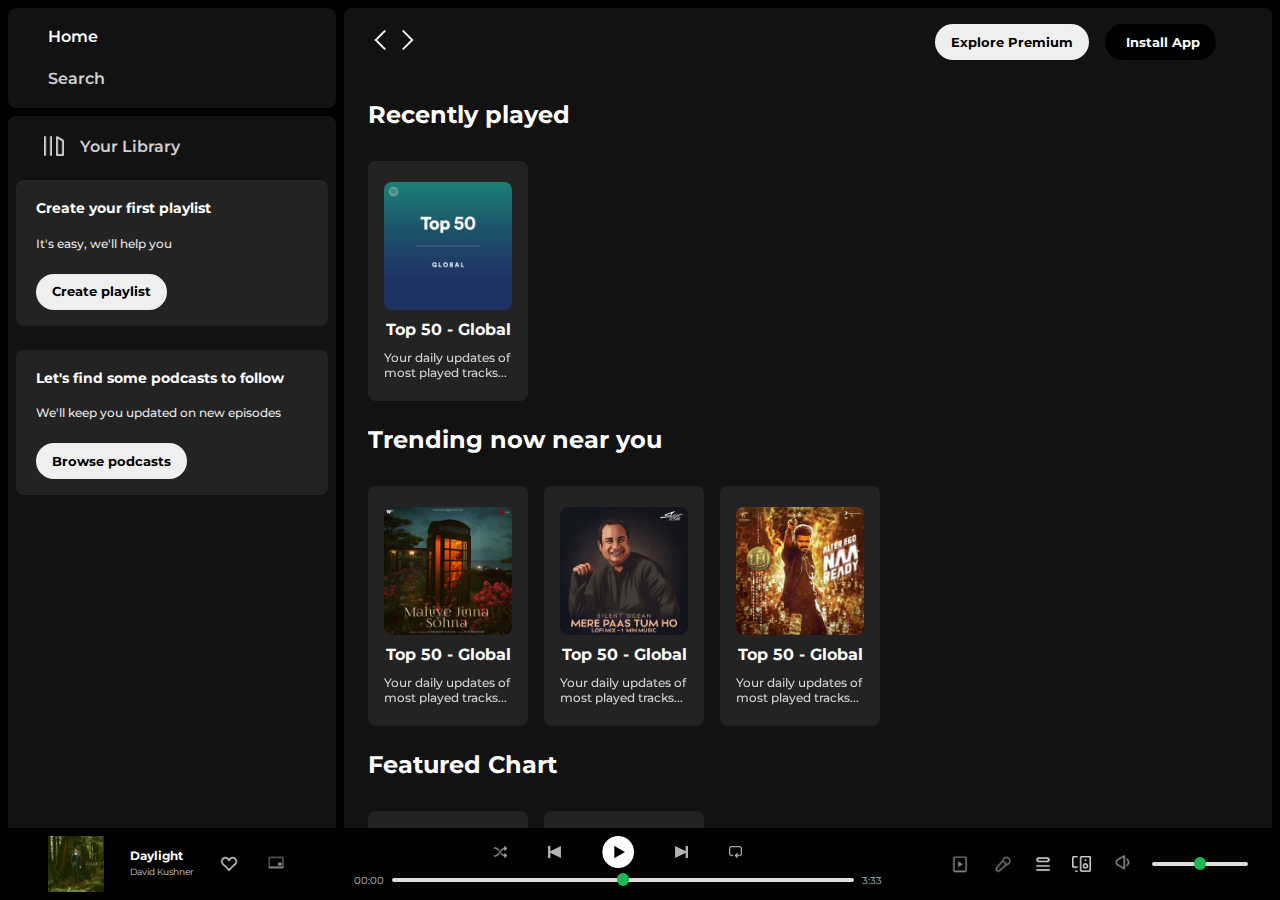
<file: index.html>
<!DOCTYPE html>
<html lang="en">

<head>
    <meta charset="UTF-8">
    <meta name="viewport" content="width=device-width, initial-scale=1.0">
    <link rel="stylesheet" href="https://cdnjs.cloudflare.com/ajax/libs/font-awesome/6.4.0/css/all.min.css"
        integrity="sha512-iecdLmaskl7CVkqkXNQ/ZH/XLlvWZOJyj7Yy7tcenmpD1ypASozpmT/E0iPtmFIB46ZmdtAc9eNBvH0H/ZpiBw=="
        crossorigin="anonymous" referrerpolicy="no-referrer" />
    <link rel="icon" href="./assets/logo.png">
    <title>Spotify - Web Player: Music for everyone</title>
    <link rel="stylesheet" href="spotify.css">
    <link rel="preconnect" href="https://fonts.googleapis.com">
    <link rel="preconnect" href="https://fonts.gstatic.com" crossorigin>
    <link href="https://fonts.googleapis.com/css2?family=Montserrat:wght@300;400;500;600;700&display=swap"
        rel="stylesheet">
</head>

<body>
    <div class="main">
        <div class="sidebar">
            <div class="nav">
                <div class="nav-option" style="opacity: 1;">
                    <i class="fa-solid fa-house"></i>
                    <a href="#">Home</a>
                </div>
                <div class="nav-option">
                    <i class="fa-solid fa-magnifying-glass"></i>
                    <a href="#">Search</a>
                </div>
            </div>
            <div class="library">
                <div class="option">
                    <div class="lib-option nav-option">
                        <img src="./asset/library_icon.png">
                        <a href="#">Your Library</a>
                    </div>
                    <div class="icons">
                        <i class="fa-solid fa-plus"></i>
                        <i class="fa-solid fa-arrow-right"></i>
                    </div>
                </div>
                <div class="lib-box">
                    <div class="box">
                        <p class="box-p1">Create your first playlist</p>
                        <p class="box-p2">It's easy, we'll help you</p>
                        <button class="badge">Create playlist</button>
                    </div>
                    <div class="box">
                        <p class="box-p1">Let's find some podcasts to follow</p>
                        <p class="box-p2">We'll keep you updated on new episodes</p>
                        <button class="badge">Browse podcasts</button>
                    </div>


                </div>
            </div>
        </div>
        <div class="main-content">
            <div class="sticky-nav">
                <div class="sticky-nav-icon">
                    <img src="asset/backward_icon.png">
                    <img src="asset/forward_icon.png" class="hide">
                </div>
                <div class="sticky-nav-options">
                    <button class="badge navitem hide">Explore Premium</button>
                    <button class="badge navitem darkbadge"><i class="fa-regular fa-circle-down"
                            style="margin-left:5px ;"></i> Install App</button>
                    <i class="fa-regular fa-user navitem"></i>
                </div>
            </div>
            <div class="content">

                <h2>Recently played</h2>
                <div class="cards-container">
                    <div class="card">
                        <img class="card-img" src="asset/card1img.jpeg">
                        <p class="card-title">Top 50 - Global</p>
                        <p class="card-info">Your daily updates of most played tracks...</p>
                    </div>
                </div>

                <h2>Trending now near you</h2>
                <div class="cards-container">
                    <div class="card">
                        <img class="card-img" src="asset/card2img.jpeg">
                        <p class="card-title">Top 50 - Global</p>
                        <p class="card-info">Your daily updates of most played tracks...</p>
                    </div>

                    <div class="card">
                        <img class="card-img" src="asset/card3img.jpeg">
                        <p class="card-title">Top 50 - Global</p>
                        <p class="card-info">Your daily updates of most played tracks...</p>
                    </div>

                    <div class="card">
                        <img class="card-img" src="asset/card4img.jpeg">
                        <p class="card-title">Top 50 - Global</p>
                        <p class="card-info">Your daily updates of most played tracks...</p>
                    </div>
                </div>

                <h2>Featured Chart</h2>
                <div class="cards-container">
                    <div class="card">
                        <img class="card-img" src="asset/card5img.jpeg">
                        <p class="card-title">Top 50 - Global</p>
                        <p class="card-info">Your daily updates of most played tracks...</p>
                    </div>

                    <div class="card">
                        <img class="card-img" src="asset/card6img.jpeg">
                        <p class="card-title">Top 50 - Global</p>
                        <p class="card-info">Your daily updates of most played tracks...</p>
                    </div>
                </div>


                <div class="footer">
                    <div class="line"></div>
                </div>

            </div>

        </div>

        <div class="music-player">
            <div class="album">
                <img src="asset/album_picture.jpeg" class="album-pic">
                <div class="album-abt">
                    <p class="abt-1">Daylight</p>
                    <p class="abt-2">David Kushner</p>
                </div>
                <img src="asset/album_icon1.png" class="album-icon1">
                <img src="asset/album_icon2.png" class="album-icon2">
            </div>
            <div class="player">
                <div class="music-control">
                    <img class="music-icons" src="asset/player_icon1.png">
                    <img class="music-icons" src="asset/player_icon2.png">
                    <img class="music-icons play" src="asset/player_icon3.png">
                    <img class="music-icons" src="asset/player_icon4.png">
                    <img class="music-icons" src="asset/player_icon5.png">
                </div>
                <div class="playback">
                    <span class="time">00:00</span>
                    <input type="range" min="0" max="100" class="playback-bar bar">
                    <span class="time">3:33</span>
                </div>

            </div>
            <div class="controls">
                <img src="asset/controls_icon1.png" class="ctrl-icon control">
                <img src="asset/controld_icon2.png" class="ctrl-icon control">
                <img src="asset/controls_icon3.png" class="ctrl-iconx control">
                <img src="asset/controls_icon4.png" class="ctrl-icony control">
                <label for="volumn"><img src="asset/controls_icon5.png" class="ctrl-icon"></label>
                <input type="range" min="0" max="100" class="volumn-bar bar" id="volumn">
            </div>
        </div>

</body>

</html>
</file>
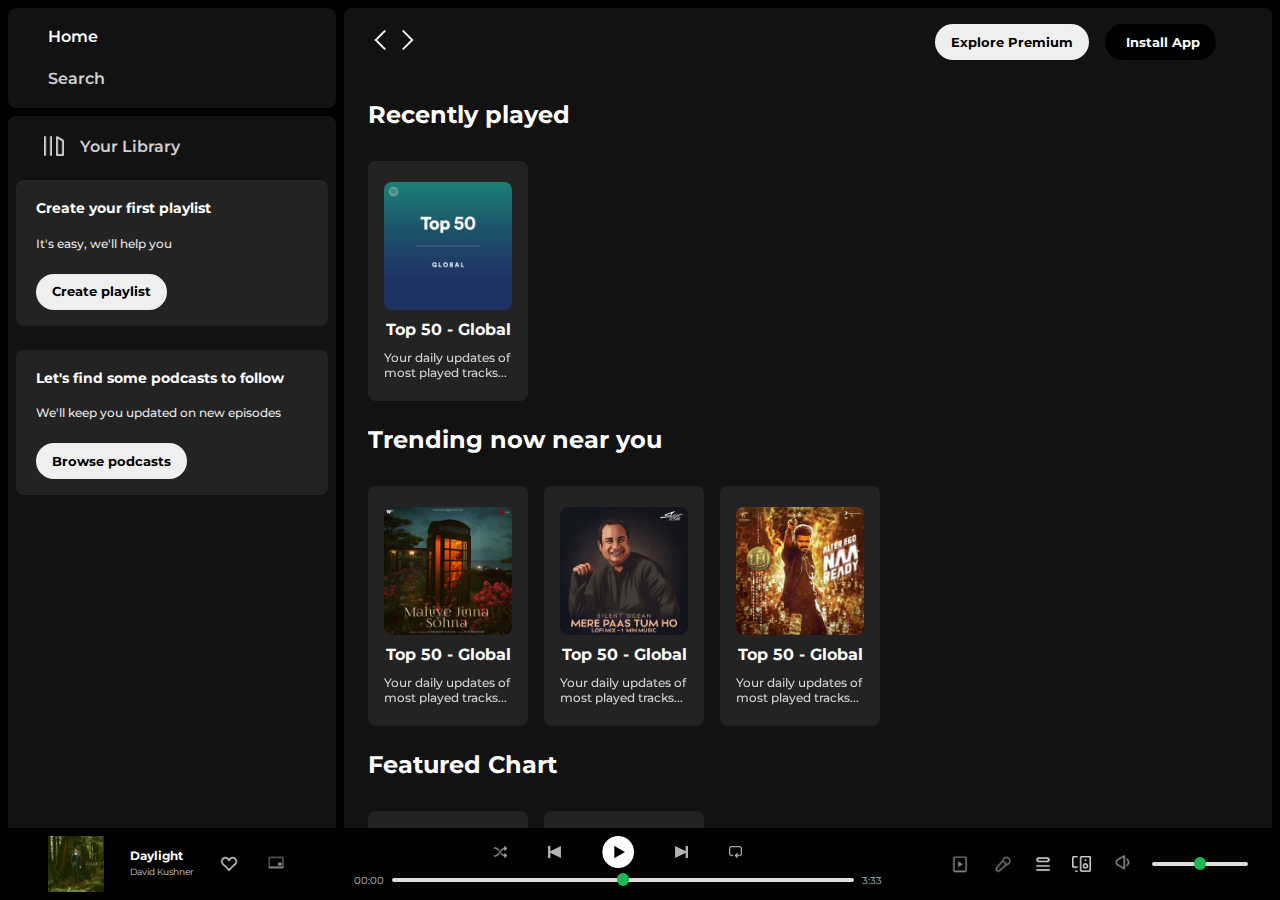
<file: spotify.html>
<!DOCTYPE html>
<html lang="en">

<head>
    <meta charset="UTF-8">
    <meta name="viewport" content="width=device-width, initial-scale=1.0">
    <link rel="stylesheet" href="https://cdnjs.cloudflare.com/ajax/libs/font-awesome/6.4.0/css/all.min.css"
        integrity="sha512-iecdLmaskl7CVkqkXNQ/ZH/XLlvWZOJyj7Yy7tcenmpD1ypASozpmT/E0iPtmFIB46ZmdtAc9eNBvH0H/ZpiBw=="
        crossorigin="anonymous" referrerpolicy="no-referrer" />
    <link rel="icon" href="./assets/logo.png">
    <title>Spotify - Web Player: Music for everyone</title>
    <link rel="stylesheet" href="spotify.css">
    <link rel="preconnect" href="https://fonts.googleapis.com">
    <link rel="preconnect" href="https://fonts.gstatic.com" crossorigin>
    <link href="https://fonts.googleapis.com/css2?family=Montserrat:wght@300;400;500;600;700&display=swap"
        rel="stylesheet">
</head>

<body>
    <div class="main">
        <div class="sidebar">
            <div class="nav">
                <div class="nav-option" style="opacity: 1;">
                    <i class="fa-solid fa-house"></i>
                    <a href="#">Home</a>
                </div>
                <div class="nav-option">
                    <i class="fa-solid fa-magnifying-glass"></i>
                    <a href="#">Search</a>
                </div>
            </div>
            <div class="library">
                <div class="option">
                    <div class="lib-option nav-option">
                        <img src="./asset/library_icon.png">
                        <a href="#">Your Library</a>
                    </div>
                    <div class="icons">
                        <i class="fa-solid fa-plus"></i>
                        <i class="fa-solid fa-arrow-right"></i>
                    </div>
                </div>
                <div class="lib-box">
                    <div class="box">
                        <p class="box-p1">Create your first playlist</p>
                        <p class="box-p2">It's easy, we'll help you</p>
                        <button class="badge">Create playlist</button>
                    </div>
                    <div class="box">
                        <p class="box-p1">Let's find some podcasts to follow</p>
                        <p class="box-p2">We'll keep you updated on new episodes</p>
                        <button class="badge">Browse podcasts</button>
                    </div>


                </div>
            </div>
        </div>
        <div class="main-content">
            <div class="sticky-nav">
                <div class="sticky-nav-icon">
                    <img src="asset/backward_icon.png">
                    <img src="asset/forward_icon.png" class="hide">
                </div>
                <div class="sticky-nav-options">
                    <button class="badge navitem hide">Explore Premium</button>
                    <button class="badge navitem darkbadge"><i class="fa-regular fa-circle-down"
                            style="margin-left:5px ;"></i> Install App</button>
                    <i class="fa-regular fa-user navitem"></i>
                </div>
            </div>
            <div class="content">

                <h2>Recently played</h2>
                <div class="cards-container">
                    <div class="card">
                        <img class="card-img" src="asset/card1img.jpeg">
                        <p class="card-title">Top 50 - Global</p>
                        <p class="card-info">Your daily updates of most played tracks...</p>
                    </div>
                </div>

                <h2>Trending now near you</h2>
                <div class="cards-container">
                    <div class="card">
                        <img class="card-img" src="asset/card2img.jpeg">
                        <p class="card-title">Top 50 - Global</p>
                        <p class="card-info">Your daily updates of most played tracks...</p>
                    </div>

                    <div class="card">
                        <img class="card-img" src="asset/card3img.jpeg">
                        <p class="card-title">Top 50 - Global</p>
                        <p class="card-info">Your daily updates of most played tracks...</p>
                    </div>

                    <div class="card">
                        <img class="card-img" src="asset/card4img.jpeg">
                        <p class="card-title">Top 50 - Global</p>
                        <p class="card-info">Your daily updates of most played tracks...</p>
                    </div>
                </div>

                <h2>Featured Chart</h2>
                <div class="cards-container">
                    <div class="card">
                        <img class="card-img" src="asset/card5img.jpeg">
                        <p class="card-title">Top 50 - Global</p>
                        <p class="card-info">Your daily updates of most played tracks...</p>
                    </div>

                    <div class="card">
                        <img class="card-img" src="asset/card6img.jpeg">
                        <p class="card-title">Top 50 - Global</p>
                        <p class="card-info">Your daily updates of most played tracks...</p>
                    </div>
                </div>


                <div class="footer">
                    <div class="line"></div>
                </div>

            </div>

        </div>

        <div class="music-player">
            <div class="album">
                <img src="asset/album_picture.jpeg" class="album-pic">
                <div class="album-abt">
                    <p class="abt-1">Daylight</p>
                    <p class="abt-2">David Kushner</p>
                </div>
                <img src="asset/album_icon1.png" class="album-icon1">
                <img src="asset/album_icon2.png" class="album-icon2">
            </div>
            <div class="player">
                <div class="music-control">
                    <img class="music-icons" src="asset/player_icon1.png">
                    <img class="music-icons" src="asset/player_icon2.png">
                    <img class="music-icons play" src="asset/player_icon3.png">
                    <img class="music-icons" src="asset/player_icon4.png">
                    <img class="music-icons" src="asset/player_icon5.png">
                </div>
                <div class="playback">
                    <span class="time">00:00</span>
                    <input type="range" min="0" max="100" class="playback-bar bar">
                    <span class="time">3:33</span>
                </div>

            </div>
            <div class="controls">
                <img src="asset/controls_icon1.png" class="ctrl-icon control">
                <img src="asset/controld_icon2.png" class="ctrl-icon control">
                <img src="asset/controls_icon3.png" class="ctrl-iconx control">
                <img src="asset/controls_icon4.png" class="ctrl-icony control">
                <label for="volumn"><img src="asset/controls_icon5.png" class="ctrl-icon"></label>
                <input type="range" min="0" max="100" class="volumn-bar bar" id="volumn">
            </div>
        </div>

</body>

</html>
</file>
<file: spotify.css>
* {
    box-sizing: border-box;
    font-family: 'Montserrat', sans-serif;
    margin: 0;
    padding: 0;
    overflow: hidden;
}

body {
    background-color: #000000;
    color: #ffffff;
}

.main {
    display: flex;
    height: 100vh;
    padding: 0.5rem;
}

.sidebar {
    background-color: black;
    width: 20.5rem;
    border-radius: 0.5rem;
    display: flex;
    flex-direction: column;
}

.main-content {
    background-color: #121212;
    flex: 1;
    height: 100%;
    border-radius: 0.5rem;
    overflow: auto;
    /* /scroll bar will only be shown when needed/ */
    margin-left: 0.5rem;
    padding: 0 1.5rem;
}

.music-player {
    background-color: black;
    position: fixed;
    bottom: 0px;
    width: 100%;
    height: 72px;
    padding: 0.5rem 2.5rem;
    display: flex;
}

a {
    text-decoration: none;
    color: white;
}

.nav {
    background-color: #121212;
    height: 7rem;
    display: flex;
    flex-direction: column;
    justify-content: center;
    padding: 0.5rem 0.75rem;
    border-radius: 0.5rem;
    line-height: 2.5rem;

}

.nav-option {
    padding: 0.25rem 0.75rem;
    display: flex;
    align-items: center;
    font-weight: 600;
    opacity: 0.8;
}

.nav-option:hover {
    opacity: 1;
}

.nav-option i {
    font-size: 1.25rem;
}

.nav-option a {
    font-size: 1rem;
    margin-left: 1rem;
}

.library {
    background-color: #121212;
    height: 26.5rem;
    padding: 0.5rem 0.5rem;
    border-radius: 0.5rem;
    margin-top: 0.5rem;
    height: 100%;
}

.option {
    display: flex;
    justify-content: space-between;
    align-items: center;
    padding: 0.5rem 1rem;
}

.lib-option img {
    height: 1.25rem;
    width: 1.25rem;
}

.icons {
    display: flex;
    align-items: center;
}

.icons i {
    margin-left: 1.5rem;
    font-size: 1rem;
    opacity: 0.8;
}

.icons i:hover {
    opacity: 1;
}

.box {
    background-color: #232323;
    border-radius: 0.5rem;
    /* height: 9rem; */
    margin: 0.75rem 0 1.5rem 0;
    padding: 1rem 1.25rem;
}

.box-p1 {
    font-size: 0.9rem;
    font-weight: 700;
    /* margin-bottom: 1rem; */
    line-height: 1.6rem;
}

.box-p2 {
    font-size: 0.75rem;
    font-weight: 500;
    margin: 0.75rem 0 1.25rem 0;
    line-height: 1.25rem;
    opacity: 0.9;
}

.badge {
    height: 2.25rem;
    width: fit-content;
    padding: 0.25rem 1rem;
    font-size: 0.79rem;
    font-weight: 700;
    border-radius: 100px;
    border: none;
}

.darkbadge {
    background-color: black;
    color: white;
}

.sticky-nav {
    position: sticky;
    top: 0;
    background-color: #121212;
    display: flex;
    justify-content: space-between;
    align-items: center;
    padding: 1rem 0 1rem 0;

}

.sticky-nav-icons {
    margin-left: 0.75rem;
}

.sticky-nav-options {
    display: flex;
    justify-content: center;
    align-items: center;
}

.navitem {
    margin-right: 1rem;
}

@media (max-width:1000px) {
    .hide {
        display: none;
    }
}


.content h2 {
    margin: 1.5rem 0;
}

.cards-container {
    display: flex;
    flex-wrap: wrap;
}

.card {
    background-color: #232323;
    height: 15rem;
    width: 10rem;
    padding: 1rem;
    border-radius: 0.5rem;
    display: flex;
    flex-wrap: wrap;
    justify-content: center;
    align-content: space-around;
    margin: 0.5rem 1rem 0 0;
}

.card-img {
    width: 100%;
    border-radius: 0.5rem;
}

.card-title {
    font-weight: 700;
}

.card-info {
    font-size: 0.75rem;
    font-weight: 500;
    opacity: 0.8;
}
.footer {
    height: 12rem;
    width: 100%;
    display: flex;
    justify-content: center;
    align-items: center;
}

.line {
    height: 50%;
    width: 95%;
    border-top: 2px solid white;
    opacity: 0.5;
}

.player {
    width: 55%;
    display: flex;
    justify-content: center;
    flex-wrap: wrap;
}

.music-control {
    height: 2rem;
    width: 50%;
    display: flex;
    justify-content: space-evenly;
    align-items: center;
}

.music-icons {
    height: 0.8rem;
    width: 0.8rem;
    opacity: 0.7;
}

.music-icons:hover {
    opacity: 1;
}

.play {
    height: 2rem;
    width: 2rem;
    opacity: 1;
}

.playback {
    width: 100%;
    height: 1.1rem;
    display: flex;
    justify-content: center;
    align-items: center;
}

.time {
    font-size: 0.6rem;
    opacity: 0.7;
    margin: 0 0.5rem;
}

.playback-bar {
    width: 70%;
}

.bar {
    appearance: none;
    background-color: transparent;
    overflow: visible;
    cursor: pointer;
}

.bar::-webkit-slider-runnable-track {
    background-color: #ddd;
    height: 0.25rem;
    border-radius: 100px;
}

.bar::-webkit-slider-thumb {
    appearance: none;
    height: 0.8rem;
    width: 0.8rem;
    background-color: #1DB954;
    border-radius: 50%;
    margin-top: -5px;
}

.album {
    height: 100%;
    width: 20%;
    display: flex;
    justify-content: space-between;
    align-items: center;
}

.album-pic{
    height: 3.5rem;
    width: 3.5rem;
}

.abt-1 {
    font-size: 0.75rem;
    line-height: 1rem;
    font-weight: 700;
}

.abt-1:hover {
    text-decoration: underline;
    cursor: pointer;
}

.abt-2 {
    font-size: 0.55rem;
    line-height: 1rem;
    opacity: 0.8;
}

.abt-2:hover {
    opacity: 1;
    text-decoration: underline;
    cursor: pointer;
}

.album-icon1 {
    height: 1.25rem;
    opacity: 0.8;
}

.album-icon1:hover {
    opacity: 1;
}

.album-icon2 {
    height: 1.75rem;
    opacity: 0.8;
}

.album-icon2:hover {
    opacity: 1;
}

.controls {
    width: 25%;
    display: flex;
    justify-content: space-between;
    align-items: center;
}

.ctrl-icon {
    height: 2.25rem;
    opacity: 0.8;
}

.ctrl-iconx {
    height: 1.25rem;
    opacity: 0.8;
}

.ctrl-icony {
    height: 1rem;
    opacity: 0.8;
}

.volumn-bar {
    width: 6rem;
}

.control:hover {
    opacity: 1;
    cursor: pointer;
}
</file>
